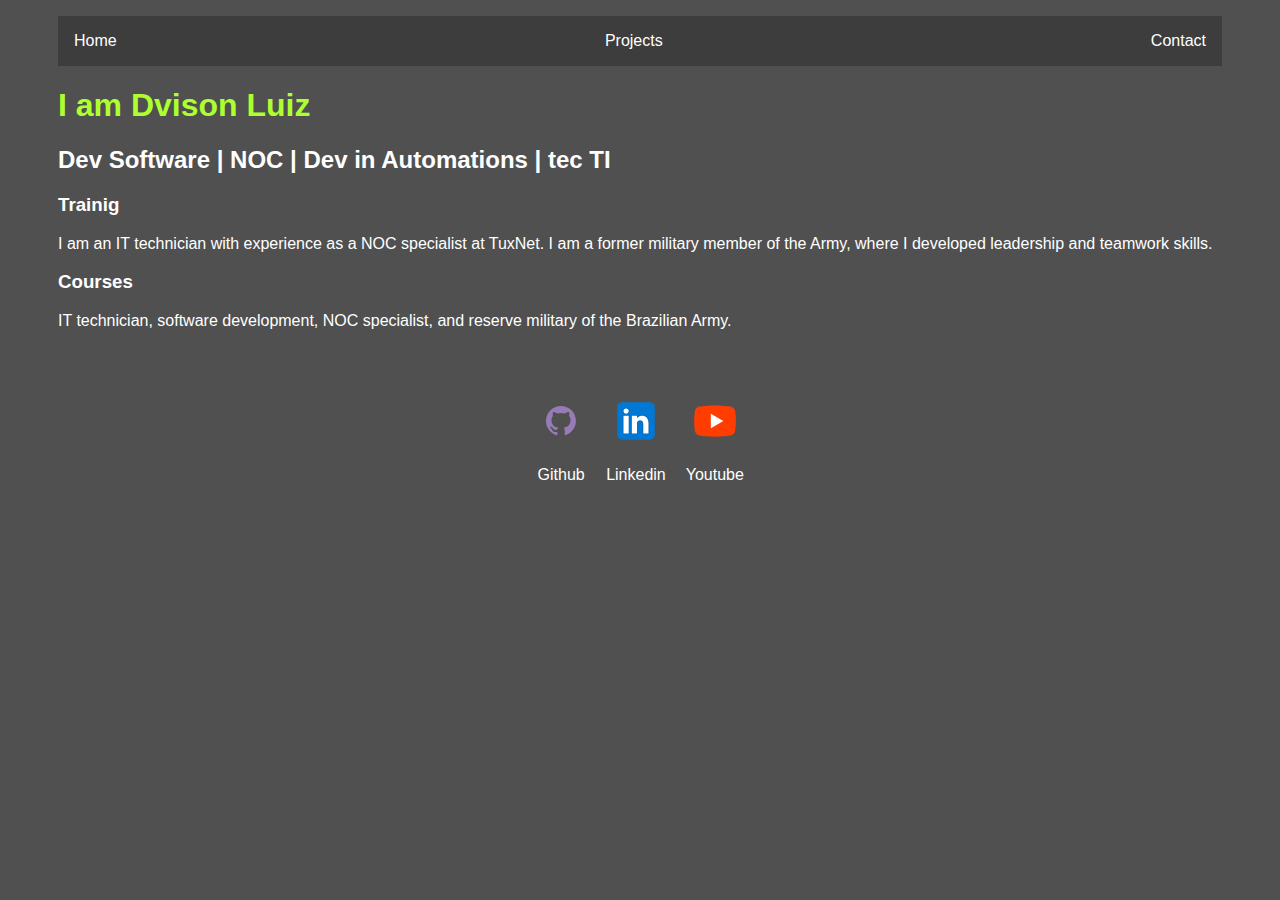
<file: index.html>
<!DOCTYPE html>
<html lang="en">
<head>
    <meta charset="UTF-8">
    <meta name="viewport" content="width=device-width, initial-scale=1.0">
    <title>Document</title>
    <link rel="stylesheet" href="index.css">
</head>
<body>
    <div class="container">
        <nav>
            <ul>
                <li>
                    <a href="index.html">Home</a>
                </li>
                <li>
                    <a href="projeto.html">Projects</a>
                </li>
                <li>
                    <a href="contato.html">Contact</a>
                </li>
            </ul>
        </nav>
        <header>
            <div class="center">
                <h1>I am Dvison Luiz</h1>
                <h2>Dev Software | NOC | Dev in Automations | tec TI</h2>
            </div>
        </header>
    
        <main>
            <section>
                <h3>Trainig</h3>
                <p>
                    I am an IT technician with experience as a NOC specialist at TuxNet. I am a former military member of the Army, where I developed leadership and teamwork skills.
                </p>
            </section>
            <section>
                <h3>Courses</h3>
                <p>
                    IT technician, software development, NOC specialist, and reserve military of the Brazilian Army.
                </p>
            </section>
        </main>
        <footer>
            <a href="https://github.com/Dvisonlui" target="_blank" rel="noopener noreferrer">
                <img src="./github.svg"></img>
                <p>Github</p>
            </a>
            <a href="https://www.linkedin.com/in/dvison-luiz-614593265/" target="_blank" rel="noopener noreferrer">
                <img src="./linkedin.svg"></img>
                <p>Linkedin</p>
            </a>
            <a href="https://www.youtube.com/channel/UClmmR_QRJD9n82XzOjMWJ9g" target="_blank" rel="noopener noreferrer">
                <img src="./youtube.svg"></img>
                <p>Youtube</p>
            </a>
        </footer>
    </div>
</body>
</html>
</file>
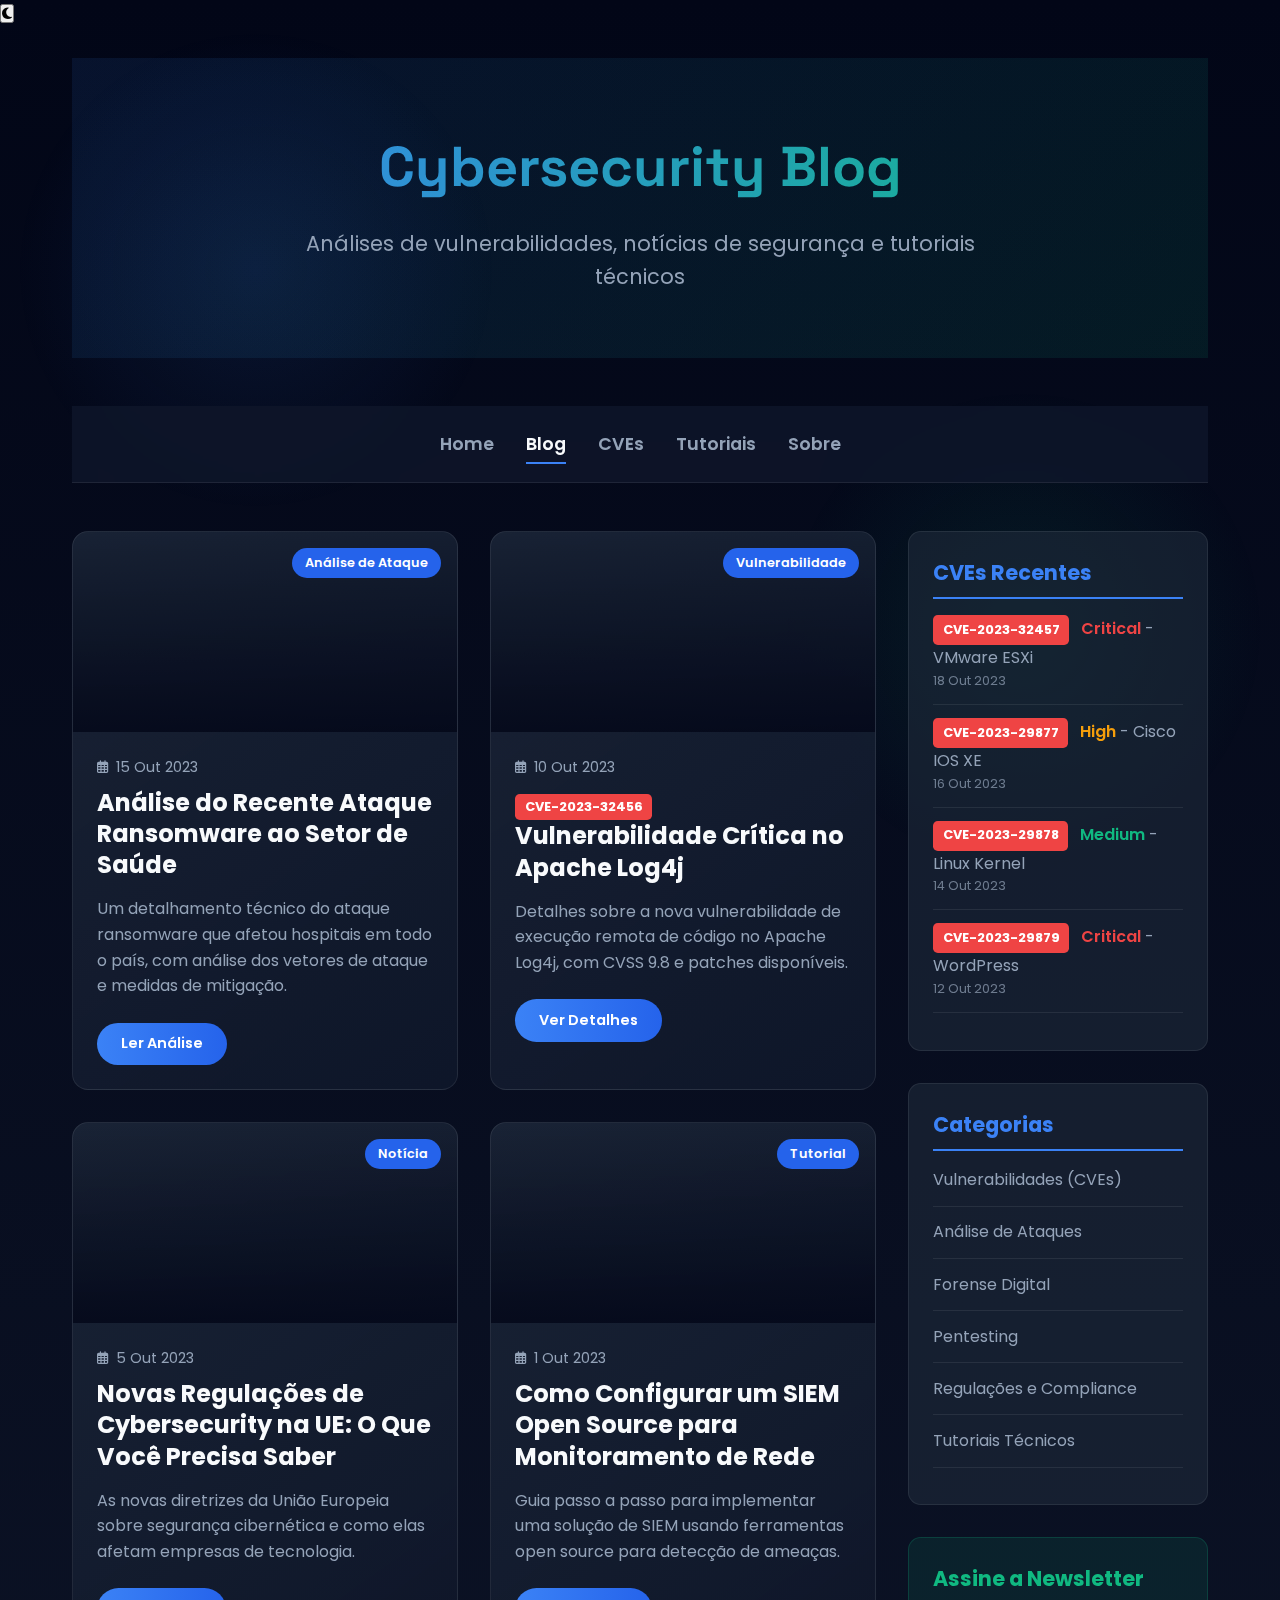
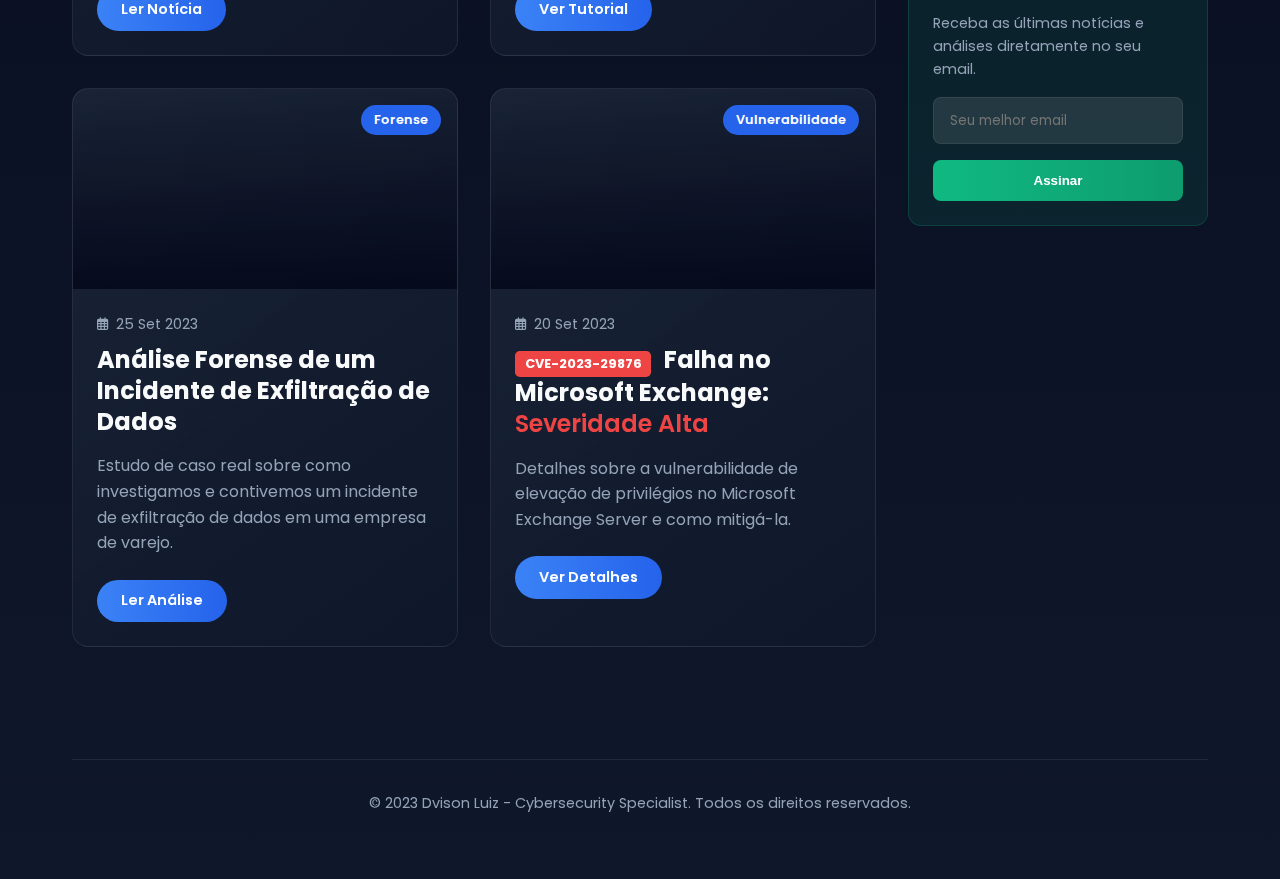
<file: blog.html>
<!DOCTYPE html>
<html lang="pt-BR">
<head>
  <meta charset="UTF-8" />
  <meta name="viewport" content="width=device-width, initial-scale=1.0"/>
  <title>Dvison Luiz | Cybersecurity Blog</title>
  <meta name="description" content="Blog profissional sobre cybersecurity, análise de vulnerabilidades e engenharia de redes">
  <link rel="stylesheet" href="https://cdnjs.cloudflare.com/ajax/libs/font-awesome/6.4.0/css/all.min.css">
  <link href="https://fonts.googleapis.com/css2?family=Poppins:wght@300;400;600;700&family=Space+Grotesk:wght@500;700&display=swap" rel="stylesheet">
  <style>
    :root {
      --primary: #3b82f6;
      --primary-dark: #2563eb;
      --secondary: #10b981;
      --danger: #ef4444;
      --warning: #f59e0b;
      --dark: #0f172a;
      --darker: #020617;
      --light: #f8fafc;
      --gray: #94a3b8;
      --glass: rgba(255, 255, 255, 0.08);
      --terminal-bg: #011627;
      --terminal-text: #d6deeb;
      --terminal-green: #22da6e;
      --terminal-red: #ff5874;
      --terminal-yellow: #ffcb8b;
    }

    * {
      margin: 0;
      padding: 0;
      box-sizing: border-box;
    }

    body {
      font-family: 'Poppins', sans-serif;
      background: linear-gradient(to bottom, var(--darker), var(--dark));
      color: var(--light);
      min-height: 100vh;
      line-height: 1.6;
    }

    /* Efeito de partículas futurista */
    body::before {
      content: "";
      position: fixed;
      top: 0;
      left: 0;
      width: 100%;
      height: 100%;
      background: 
        radial-gradient(circle at 20% 30%, rgba(59, 130, 246, 0.1) 0%, transparent 20%),
        radial-gradient(circle at 80% 70%, rgba(16, 185, 129, 0.1) 0%, transparent 20%);
      z-index: -1;
      pointer-events: none;
    }

    .container {
      max-width: 1200px;
      margin: 0 auto;
      padding: 2rem;
    }

    /* Header do Blog */
    .blog-header {
      text-align: center;
      padding: 4rem 0;
      margin-bottom: 3rem;
      position: relative;
      overflow: hidden;
    }

    .blog-header::before {
      content: "";
      position: absolute;
      top: 0;
      left: 0;
      width: 100%;
      height: 100%;
      background: linear-gradient(135deg, rgba(59, 130, 246, 0.1), rgba(16, 185, 129, 0.1));
      z-index: -1;
    }

    .blog-title {
      font-family: 'Space Grotesk', sans-serif;
      font-size: 3.5rem;
      background: linear-gradient(90deg, var(--primary), var(--secondary));
      -webkit-background-clip: text;
      background-clip: text;
      color: transparent;
      margin-bottom: 1rem;
    }

    .blog-subtitle {
      font-size: 1.3rem;
      color: var(--gray);
      max-width: 700px;
      margin: 0 auto;
    }

    /* Navegação */
    nav {
      margin-bottom: 3rem;
      background: rgba(15, 23, 42, 0.8);
      backdrop-filter: blur(10px);
      border-bottom: 1px solid var(--glass);
      position: sticky;
      top: 0;
      z-index: 100;
    }

    nav ul {
      list-style: none;
      display: flex;
      justify-content: center;
      gap: 2rem;
      flex-wrap: wrap;
      padding: 1.5rem;
    }

    nav a {
      color: var(--gray);
      text-decoration: none;
      font-weight: 600;
      font-size: 1.1rem;
      transition: all 0.3s ease;
      position: relative;
      padding: 0.5rem 0;
    }

    nav a:hover {
      color: var(--light);
    }

    nav a::after {
      content: "";
      position: absolute;
      bottom: 0;
      left: 0;
      width: 0;
      height: 2px;
      background: var(--primary);
      transition: width 0.3s ease;
    }

    nav a:hover::after {
      width: 100%;
    }

    nav a.active {
      color: var(--light);
    }

    nav a.active::after {
      width: 100%;
    }

    /* Grid de Posts */
    .posts-grid {
      display: grid;
      grid-template-columns: repeat(auto-fill, minmax(350px, 1fr));
      gap: 2rem;
      margin-bottom: 4rem;
    }

    /* Card de Post */
    .post-card {
      background: linear-gradient(145deg, rgba(30, 41, 59, 0.8), rgba(15, 23, 42, 0.9));
      border-radius: 1rem;
      overflow: hidden;
      transition: transform 0.3s ease, box-shadow 0.3s ease;
      border: 1px solid var(--glass);
    }

    .post-card:hover {
      transform: translateY(-5px);
      box-shadow: 0 15px 30px rgba(0, 0, 0, 0.4);
    }

    .post-image {
      height: 200px;
      background-size: cover;
      background-position: center;
      position: relative;
    }

    .post-image::after {
      content: "";
      position: absolute;
      top: 0;
      left: 0;
      width: 100%;
      height: 100%;
      background: linear-gradient(to top, rgba(2, 6, 23, 0.8), transparent);
    }

    .post-category {
      position: absolute;
      top: 1rem;
      right: 1rem;
      background: var(--primary-dark);
      color: white;
      padding: 0.3rem 0.8rem;
      border-radius: 2rem;
      font-size: 0.8rem;
      font-weight: 600;
      z-index: 1;
    }

    .post-content {
      padding: 1.5rem;
    }

    .post-date {
      color: var(--gray);
      font-size: 0.9rem;
      margin-bottom: 0.5rem;
      display: flex;
      align-items: center;
    }

    .post-date i {
      margin-right: 0.5rem;
      font-size: 0.8rem;
    }

    .post-title {
      font-size: 1.5rem;
      color: var(--light);
      margin-bottom: 1rem;
      line-height: 1.3;
    }

    .post-title a {
      color: inherit;
      text-decoration: none;
      transition: color 0.3s ease;
    }

    .post-title a:hover {
      color: var(--primary);
    }

    .post-excerpt {
      color: var(--gray);
      margin-bottom: 1.5rem;
    }

    .read-more {
      display: inline-block;
      background: linear-gradient(to right, var(--primary), var(--primary-dark));
      color: white;
      padding: 0.6rem 1.5rem;
      border-radius: 2rem;
      text-decoration: none;
      font-weight: 600;
      font-size: 0.9rem;
      transition: all 0.3s ease;
    }

    .read-more:hover {
      transform: translateY(-2px);
      box-shadow: 0 5px 15px rgba(59, 130, 246, 0.4);
    }

    /* Destaque para CVEs */
    .cve-badge {
      display: inline-block;
      background: var(--danger);
      color: white;
      padding: 0.3rem 0.6rem;
      border-radius: 0.3rem;
      font-size: 0.8rem;
      font-weight: bold;
      margin-right: 0.5rem;
    }

    /* Severidade de vulnerabilidades */
    .severity-high {
      color: var(--danger);
      font-weight: 600;
    }

    .severity-medium {
      color: var(--warning);
      font-weight: 600;
    }

    .severity-low {
      color: var(--secondary);
      font-weight: 600;
    }

    /* Barra lateral */
    .sidebar {
      background: rgba(30, 41, 59, 0.6);
      border-radius: 0.8rem;
      padding: 1.5rem;
      margin-bottom: 2rem;
      border: 1px solid var(--glass);
    }

    .sidebar-title {
      font-size: 1.3rem;
      color: var(--primary);
      margin-bottom: 1rem;
      padding-bottom: 0.5rem;
      border-bottom: 2px solid var(--primary);
    }

    .sidebar-list {
      list-style: none;
    }

    .sidebar-list li {
      margin-bottom: 0.8rem;
      padding-bottom: 0.8rem;
      border-bottom: 1px solid var(--glass);
    }

    .sidebar-list a {
      color: var(--gray);
      text-decoration: none;
      transition: color 0.3s ease;
      display: block;
    }

    .sidebar-list a:hover {
      color: var(--primary);
    }

    .sidebar-list .date {
      font-size: 0.8rem;
      color: var(--gray);
      opacity: 0.7;
    }

    /* Newsletter */
    .newsletter {
      background: rgba(16, 185, 129, 0.1);
      border-radius: 0.8rem;
      padding: 1.5rem;
      margin-bottom: 2rem;
      border: 1px solid rgba(16, 185, 129, 0.2);
    }

    .newsletter-title {
      font-size: 1.3rem;
      color: var(--secondary);
      margin-bottom: 1rem;
    }

    .newsletter-form {
      display: flex;
      flex-direction: column;
    }

    .newsletter-input {
      background: rgba(255, 255, 255, 0.1);
      border: 1px solid var(--glass);
      border-radius: 0.5rem;
      padding: 0.8rem 1rem;
      margin-bottom: 1rem;
      color: var(--light);
      font-family: inherit;
    }

    .newsletter-input:focus {
      outline: none;
      border-color: var(--primary);
    }

    .newsletter-button {
      background: linear-gradient(to right, var(--secondary), #0d9c6e);
      color: white;
      border: none;
      padding: 0.8rem 1.5rem;
      border-radius: 0.5rem;
      font-weight: 600;
      cursor: pointer;
      transition: all 0.3s ease;
    }

    .newsletter-button:hover {
      transform: translateY(-2px);
      box-shadow: 0 5px 15px rgba(16, 185, 129, 0.4);
    }

    /* Layout principal */
    .main-content {
      display: grid;
      grid-template-columns: 1fr 300px;
      gap: 2rem;
    }

    /* Rodapé */
    footer {
      text-align: center;
      padding: 2rem 0;
      color: var(--gray);
      font-size: 0.9rem;
      border-top: 1px solid var(--glass);
      margin-top: 3rem;
    }

    /* Responsividade */
    @media (max-width: 768px) {
      .main-content {
        grid-template-columns: 1fr;
      }
      
      .blog-title {
        font-size: 2.5rem;
      }
      
      .post-card {
        margin-bottom: 2rem;
      }
    }

    @media (max-width: 480px) {
      .blog-title {
        font-size: 2rem;
      }
      
      .blog-subtitle {
        font-size: 1.1rem;
      }
      
      nav ul {
        gap: 1rem;
        padding: 1rem;
      }
    }
  </style>
</head>
<body>
  <button class="theme-toggle" id="themeToggle">
    <i class="fas fa-moon"></i>
  </button>

  <div class="container">
    <!-- Cabeçalho do Blog -->
    <header class="blog-header">
      <h1 class="blog-title">Cybersecurity Blog</h1>
      <p class="blog-subtitle">Análises de vulnerabilidades, notícias de segurança e tutoriais técnicos</p>
    </header>

    <!-- Navegação -->
    <nav>
      <ul>
        <li><a href="index.html">Home</a></li>
        <li><a href="blog.html" class="active">Blog</a></li>
        <li><a href="cve.html">CVEs</a></li>
        <li><a href="tutoriais.html">Tutoriais</a></li>
        <li><a href="sobre.html">Sobre</a></li>
      </ul>
    </nav>

    <!-- Conteúdo Principal -->
    <div class="main-content">
      <!-- Posts -->
      <div class="posts-grid">
        <!-- Post 1 - Análise de Ataque -->
        <article class="post-card">
          <div class="post-image" style="background-image: url('https://images.unsplash.com/photo-1550751827-4bd374c3f58b?ixlib=rb-4.0.3&ixid=M3wxMjA3fDB8MHxwaG90by1wYWdlfHx8fGVufDB8fHx8fA%3D%3D&auto=format&fit=crop&w=1470&q=80');">
            <span class="post-category">Análise de Ataque</span>
          </div>
          <div class="post-content">
            <div class="post-date">
              <i class="far fa-calendar-alt"></i> 15 Out 2023
            </div>
            <h2 class="post-title"><a href="post.html">Análise do Recente Ataque Ransomware ao Setor de Saúde</a></h2>
            <p class="post-excerpt">Um detalhamento técnico do ataque ransomware que afetou hospitais em todo o país, com análise dos vetores de ataque e medidas de mitigação.</p>
            <a href="post.html" class="read-more">Ler Análise</a>
          </div>
        </article>

        <!-- Post 2 - CVE -->
        <article class="post-card">
          <div class="post-image" style="background-image: url('https://images.unsplash.com/photo-1563986768609-322da13575f3?ixlib=rb-4.0.3&ixid=M3wxMjA3fDB8MHxwaG90by1wYWdlfHx8fGVufDB8fHx8fA%3D%3D&auto=format&fit=crop&w=1470&q=80');">
            <span class="post-category">Vulnerabilidade</span>
          </div>
          <div class="post-content">
            <div class="post-date">
              <i class="far fa-calendar-alt"></i> 10 Out 2023
            </div>
            <h2 class="post-title"><a href="post.html"><span class="cve-badge">CVE-2023-32456</span> Vulnerabilidade Crítica no Apache Log4j</a></h2>
            <p class="post-excerpt">Detalhes sobre a nova vulnerabilidade de execução remota de código no Apache Log4j, com CVSS 9.8 e patches disponíveis.</p>
            <a href="post.html" class="read-more">Ver Detalhes</a>
          </div>
        </article>

        <!-- Post 3 - Notícia -->
        <article class="post-card">
          <div class="post-image" style="background-image: url('https://images.unsplash.com/photo-1551288049-bebda4e38f71?ixlib=rb-4.0.3&ixid=M3wxMjA3fDB8MHxwaG90by1wYWdlfHx8fGVufDB8fHx8fA%3D%3D&auto=format&fit=crop&w=1470&q=80');">
            <span class="post-category">Notícia</span>
          </div>
          <div class="post-content">
            <div class="post-date">
              <i class="far fa-calendar-alt"></i> 5 Out 2023
            </div>
            <h2 class="post-title"><a href="post.html">Novas Regulações de Cybersecurity na UE: O Que Você Precisa Saber</a></h2>
            <p class="post-excerpt">As novas diretrizes da União Europeia sobre segurança cibernética e como elas afetam empresas de tecnologia.</p>
            <a href="post.html" class="read-more">Ler Notícia</a>
          </div>
        </article>

        <!-- Post 4 - Tutorial -->
        <article class="post-card">
          <div class="post-image" style="background-image: url('https://images.unsplash.com/photo-1547658719-da2b51169166?ixlib=rb-4.0.3&ixid=M3wxMjA3fDB8MHxwaG90by1wYWdlfHx8fGVufDB8fHx8fA%3D%3D&auto=format&fit=crop&w=1528&q=80');">
            <span class="post-category">Tutorial</span>
          </div>
          <div class="post-content">
            <div class="post-date">
              <i class="far fa-calendar-alt"></i> 1 Out 2023
            </div>
            <h2 class="post-title"><a href="post.html">Como Configurar um SIEM Open Source para Monitoramento de Rede</a></h2>
            <p class="post-excerpt">Guia passo a passo para implementar uma solução de SIEM usando ferramentas open source para detecção de ameaças.</p>
            <a href="post.html" class="read-more">Ver Tutorial</a>
          </div>
        </article>

        <!-- Post 5 - Análise Forense -->
        <article class="post-card">
          <div class="post-image" style="background-image: url('https://images.unsplash.com/photo-1563206767-5b18f218e8de?ixlib=rb-4.0.3&ixid=M3wxMjA3fDB8MHxwaG90by1wYWdlfHx8fGVufDB8fHx8fA%3D%3D&auto=format&fit=crop&w=1469&q=80');">
            <span class="post-category">Forense</span>
          </div>
          <div class="post-content">
            <div class="post-date">
              <i class="far fa-calendar-alt"></i> 25 Set 2023
            </div>
            <h2 class="post-title"><a href="post.html">Análise Forense de um Incidente de Exfiltração de Dados</a></h2>
            <p class="post-excerpt">Estudo de caso real sobre como investigamos e contivemos um incidente de exfiltração de dados em uma empresa de varejo.</p>
            <a href="post.html" class="read-more">Ler Análise</a>
          </div>
        </article>

        <!-- Post 6 - CVE -->
        <article class="post-card">
          <div class="post-image" style="background-image: url('https://images.unsplash.com/photo-1486312338219-ce68d2c6f44d?ixlib=rb-4.0.3&ixid=M3wxMjA3fDB8MHxwaG90by1wYWdlfHx8fGVufDB8fHx8fA%3D%3D&auto=format&fit=crop&w=1472&q=80');">
            <span class="post-category">Vulnerabilidade</span>
          </div>
          <div class="post-content">
            <div class="post-date">
              <i class="far fa-calendar-alt"></i> 20 Set 2023
            </div>
            <h2 class="post-title"><a href="post.html"><span class="cve-badge">CVE-2023-29876</span> Falha no Microsoft Exchange: <span class="severity-high">Severidade Alta</span></a></h2>
            <p class="post-excerpt">Detalhes sobre a vulnerabilidade de elevação de privilégios no Microsoft Exchange Server e como mitigá-la.</p>
            <a href="post.html" class="read-more">Ver Detalhes</a>
          </div>
        </article>
      </div>

      <!-- Sidebar -->
      <aside>
        <div class="sidebar">
          <h3 class="sidebar-title">CVEs Recentes</h3>
          <ul class="sidebar-list">
            <li>
              <a href="#">
                <span class="cve-badge">CVE-2023-32457</span> 
                <span class="severity-high">Critical</span> - VMware ESXi
              </a>
              <div class="date">18 Out 2023</div>
            </li>
            <li>
              <a href="#">
                <span class="cve-badge">CVE-2023-29877</span> 
                <span class="severity-medium">High</span> - Cisco IOS XE
              </a>
              <div class="date">16 Out 2023</div>
            </li>
            <li>
              <a href="#">
                <span class="cve-badge">CVE-2023-29878</span> 
                <span class="severity-low">Medium</span> - Linux Kernel
              </a>
              <div class="date">14 Out 2023</div>
            </li>
            <li>
              <a href="#">
                <span class="cve-badge">CVE-2023-29879</span> 
                <span class="severity-high">Critical</span> - WordPress
              </a>
              <div class="date">12 Out 2023</div>
            </li>
          </ul>
        </div>

        <div class="sidebar">
          <h3 class="sidebar-title">Categorias</h3>
          <ul class="sidebar-list">
            <li><a href="#">Vulnerabilidades (CVEs)</a></li>
            <li><a href="#">Análise de Ataques</a></li>
            <li><a href="#">Forense Digital</a></li>
            <li><a href="#">Pentesting</a></li>
            <li><a href="#">Regulações e Compliance</a></li>
            <li><a href="#">Tutoriais Técnicos</a></li>
          </ul>
        </div>

        <div class="newsletter">
          <h3 class="newsletter-title">Assine a Newsletter</h3>
          <p style="color: var(--gray); margin-bottom: 1rem; font-size: 0.9rem;">Receba as últimas notícias e análises diretamente no seu email.</p>
          <form class="newsletter-form">
            <input type="email" class="newsletter-input" placeholder="Seu melhor email" required>
            <button type="submit" class="newsletter-button">Assinar</button>
          </form>
        </div>
      </aside>
    </div>

    <!-- Rodapé -->
    <footer>
      <p>© 2023 Dvison Luiz - Cybersecurity Specialist. Todos os direitos reservados.</p>
    </footer>
  </div>

  <script>
    // Tema claro/escuro
    const themeToggle = document.getElementById('themeToggle');
    const body = document.body;
    const icon = themeToggle.querySelector('i');
    
    // Verificar preferência do usuário
    const prefersDarkScheme = window.matchMedia('(prefers-color-scheme: dark)');
    
    // Aplicar tema inicial
    if (prefersDarkScheme.matches) {
      body.classList.add('light-theme');
      icon.classList.replace('fa-moon', 'fa-sun');
    }
    
    themeToggle.addEventListener('click', () => {
      body.classList.toggle('light-theme');
      
      if (body.classList.contains('light-theme')) {
        icon.classList.replace('fa-moon', 'fa-sun');
      } else {
        icon.classList.replace('fa-sun', 'fa-moon');
      }
    });
  </script>
</body>
</html>
</file>
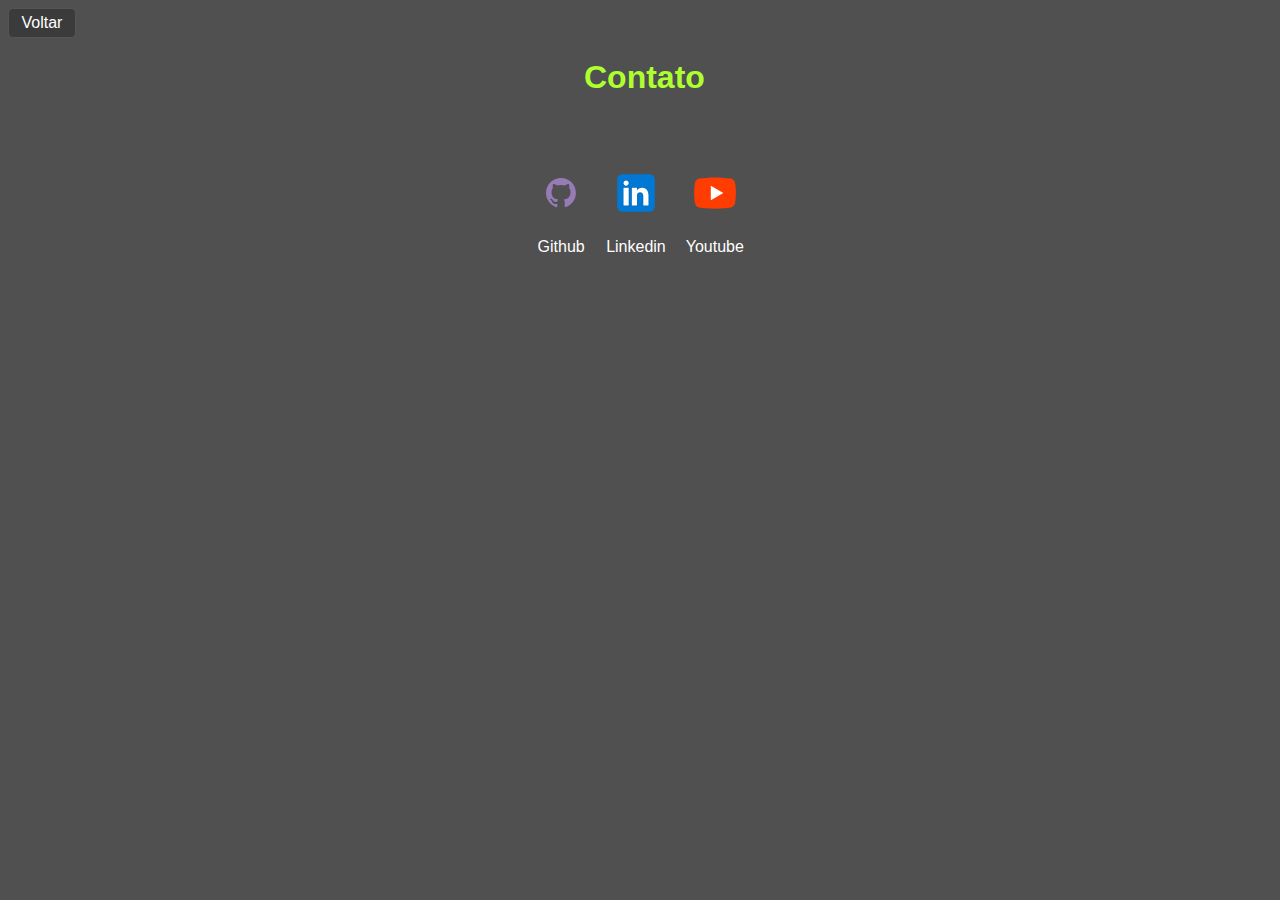
<file: contato.html>
<!DOCTYPE html>
<html lang="en">
<head>
    <meta charset="UTF-8">
    <meta name="viewport" content="width=device-width, initial-scale=1.0">
    <title>contato</title>
    <link rel="stylesheet" href="index.css">
    <style>
        .boto {
            padding: 5px 8px;
            width: 50px;
            color: white;
            background: rgba(0, 0, 0, 0.26);
            border: 1px solid #555;
            border-radius: 5px;
            text-align: center;
            user-select: none;
            cursor: pointer;
            transition: 1s;
            top: 20px;
        }
        .boto:hover{
            background-color: rgb(65, 126, 65);
        }
    </style>
</head>
<body>
    <div class="boto">
        <a href="index.html">Voltar</a>
    </div>
    <div class="contato">
        <header>
            <div class="paragrafo">
                <h1>Contato</h1>
            </div>
        </header>
        <footer>
            <a href="https://github.com/LuizWhoami" target="_blank" rel="noopener noreferrer">
                <img src="./github.svg"></img>
                <p>Github</p>
            </a>
            <a href="https://www.linkedin.com/in/dvison-luiz-614593265/" target="_blank" rel="noopener noreferrer">
                <img src="./linkedin.svg"></img>
                <p>Linkedin</p>
            </a>
            <a href="https://www.youtube.com/channel/UClmmR_QRJD9n82XzOjMWJ9g" target="_blank" rel="noopener noreferrer">
                <img src="./youtube.svg"></img>
                <p>Youtube</p>
            </a>
        </footer>
    </div>
</body>
</html>
</file>
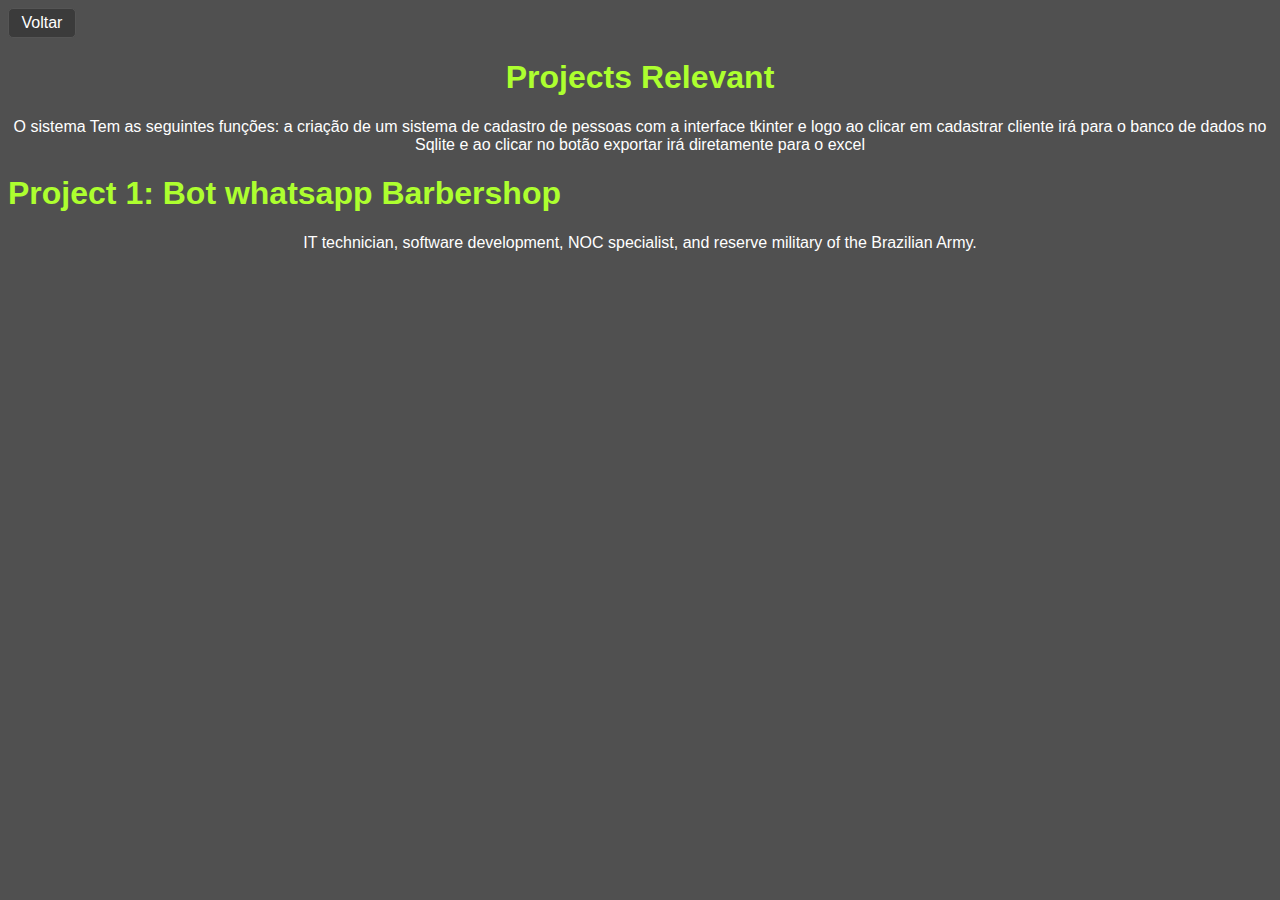
<file: projeto.html>
<!DOCTYPE html>
<html lang="en">
<head>
    <meta charset="UTF-8">
    <meta name="viewport" content="width=device-width, initial-scale=1.0">
    <title>Project</title>
    <link rel="stylesheet" href="index.css">

    <style>
        footer img {
    margin: 10px;
    text-align: center;
    width: 200%;
    width: 400px;
    height: 300px;
}
p {
    text-align: center;
    text-indent: 0;
    font-size: 16px;
}
.boto {
            padding: 5px 8px;
            width: 50px;
            color: white;
            background: rgba(0, 0, 0, 0.26);
            border: 1px solid #555;
            border-radius: 5px;
            text-align: center;
            user-select: none;
            cursor: pointer;
            transition: 1s;
            top: 20px;
        }
        .boto:hover{
            background-color: green;
        }
    </style>


</head>
<body>
    <div class="boto">
        <a href="index.html">Voltar</a>
    </div>
    <div class="cliente">
        <header>
            <div>
                <h1 class="register">Projects Relevant</h1>
                <p class="texto2">O sistema Tem as seguintes funções: a criação de um sistema de cadastro de pessoas com a interface tkinter e logo ao clicar em cadastrar cliente irá para o  banco de dados no Sqlite e ao clicar no botão exportar irá diretamente para o excel </p>
            </div>

            <div>
                <h1>Project 1: Bot whatsapp Barbershop</h1>
                <p>IT technician, software development, NOC specialist, and reserve military of the Brazilian Army.</p>
            </div>
        </header>
    </div>
</body>
</html>
</file>
<file: index.css>
body { 
    color: white;
    background-color: rgb(80, 80, 80);
    font-family: Arial, Helvetica, sans-serif;
}

ul {
    display: flex;
    justify-content: space-between;
    list-style: none;
    align-items: center;
    padding: 16px;
    background-color: rgb(61, 61, 61);
}

a {
    color: white;
    text-decoration: none;
}
h1 {
    color: greenyellow;
}

footer img {
    width: 50px;
    height: 50px;
}

footer {
    display: flex;
    justify-content: center;
    padding: 40px;
}
footer a {
    margin: 10px;
    text-align: center;
}

.container {
    padding: 0px 50px;
}

nav a:hover {
    color: greenyellow;
}

div.paragrafo {
    text-align: center;
    margin-left: auto;
    margin-right: auto;
    width: 7em
}

h1.register {
    text-align: center;
}
</file>
